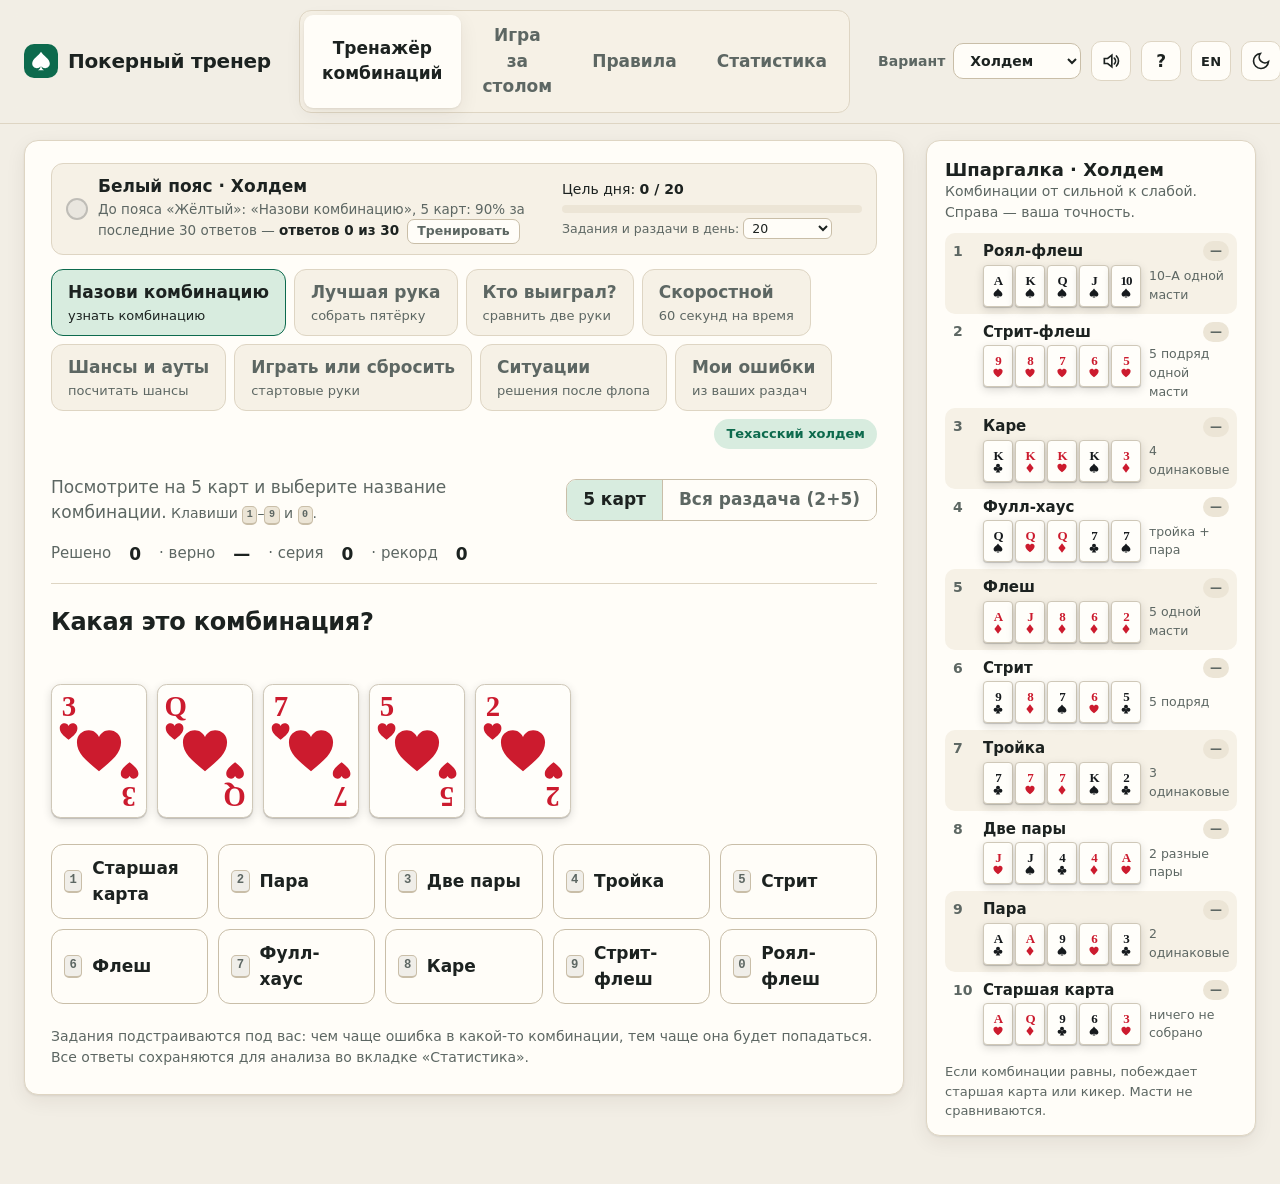
<file: index.html>
<!doctype html>
<html lang="ru">
<head>
<meta charset="utf-8">
<meta name="viewport" content="width=device-width, initial-scale=1, viewport-fit=cover">
<meta name="theme-color" content="#0d6a4d">
<title>Покерный тренер</title>
<link rel="icon" href="data:image/svg+xml,%3Csvg xmlns='http://www.w3.org/2000/svg' viewBox='0 0 100 100'%3E%3Crect width='100' height='100' rx='22' fill='%230d6a4d'/%3E%3Cpath fill='white' transform='translate(18 16) scale(.64)' d='M50 4C38 24 6 40 6 63c0 14 11 23 23 23 9 0 15-4 19-10-1 9-5 16-13 20h30c-8-4-12-11-13-20 4 6 10 10 19 10 12 0 23-9 23-23C94 40 62 24 50 4z'/%3E%3C/svg%3E">
<meta name="description" content="Тренажёр покера для новичка: комбинации, шансы, решения и игра с ботами. Работает без интернета.">
<!-- Превью ссылки в мессенджерах и соцсетях. Адреса полные: сервисы не знают, с какого сайта открыта страница. Картинку рисует tools/make-preview.js. -->
<link rel="canonical" href="https://pt.khanykin.dev/">
<meta property="og:type" content="website">
<meta property="og:site_name" content="Покерный тренер">
<meta property="og:url" content="https://pt.khanykin.dev/">
<meta property="og:title" content="Покерный тренер">
<meta property="og:description" content="Комбинации, шансы, решения и игра с ботами — для новичков. Бесплатно, без рекламы, работает без интернета.">
<meta property="og:image" content="https://pt.khanykin.dev/preview.jpg">
<meta property="og:image:type" content="image/jpeg">
<meta property="og:image:width" content="1200">
<meta property="og:image:height" content="630">
<meta property="og:image:alt" content="Покерный тренер: веер карт роял-флеш на зелёном сукне">
<meta property="og:locale" content="ru_RU">
<meta property="og:locale:alternate" content="en_US">
<meta name="twitter:card" content="summary_large_image">
<link rel="manifest" href="manifest.webmanifest">
<link rel="apple-touch-icon" href="icons/apple-touch-icon.png">
<meta name="mobile-web-app-capable" content="yes">
<meta name="apple-mobile-web-app-capable" content="yes">
<meta name="apple-mobile-web-app-title" content="Покер">
<link rel="stylesheet" href="css/style.css">
</head>
<body>
<svg width="0" height="0" style="position:absolute" aria-hidden="true">
  <symbol id="suit-0" viewBox="0 0 100 100"><path d="M50 4C38 24 6 40 6 63c0 14 11 23 23 23 9 0 15-4 19-10-1 9-5 16-13 20h30c-8-4-12-11-13-20 4 6 10 10 19 10 12 0 23-9 23-23C94 40 62 24 50 4z"/></symbol>
  <symbol id="suit-1" viewBox="0 0 100 100"><path d="M50 92C22 70 4 54 4 32 4 17 15 7 29 7c10 0 17 6 21 14 4-8 11-14 21-14 14 0 25 10 25 25 0 22-18 38-46 60z"/></symbol>
  <symbol id="suit-2" viewBox="0 0 100 100"><path d="M50 3 86 50 50 97 14 50z"/></symbol>
  <symbol id="suit-3" viewBox="0 0 100 100"><circle cx="50" cy="27" r="20"/><circle cx="26" cy="58" r="20"/><circle cx="74" cy="58" r="20"/><path d="M42 50h16c0 20 5 33 15 44H27c10-11 15-24 15-44z"/></symbol>
</svg>

<header class="top">
  <div class="top-in">
    <div class="brand"><span class="brand-mark"><svg viewBox="0 0 100 100"><use href="#suit-0"/></svg></span><span class="brand-name">Покерный тренер</span></div>
    <nav class="tabs" role="tablist" id="tabs">
      <button class="tab-btn" role="tab" data-tab="trainer"><svg class="tab-ic" viewBox="0 0 24 24"><rect x="3" y="5" width="10" height="15" rx="2"/><path d="M15 4.5l4.6 1.3a2 2 0 0 1 1.4 2.4l-3 11.2"/></svg><span class="t-long">Тренажёр комбинаций</span><span class="t-short">Тренажёр</span></button>
      <button class="tab-btn" role="tab" data-tab="game"><svg class="tab-ic" viewBox="0 0 24 24"><ellipse cx="12" cy="12" rx="9.5" ry="6.5"/><circle cx="12" cy="12" r="2.2"/></svg><span class="t-long">Игра за столом</span><span class="t-short">Игра</span></button>
      <button class="tab-btn" role="tab" data-tab="rules"><svg class="tab-ic" viewBox="0 0 24 24"><path d="M4 5.5A2.5 2.5 0 0 1 6.5 3H20v15H6.5A2.5 2.5 0 0 0 4 20.5z"/><path d="M4 20.5A2.5 2.5 0 0 0 6.5 23H20v-5"/></svg><span class="t-long">Правила</span><span class="t-short">Правила</span></button>
      <button class="tab-btn" role="tab" data-tab="stats"><svg class="tab-ic" viewBox="0 0 24 24"><path d="M4 20V10M10 20V4M16 20v-7M22 20H2"/></svg><span class="t-long">Статистика</span><span class="t-short">Статистика</span></button>
    </nav>
    <div class="top-right">
      <label class="variant-pick" title="Вариант покера: влияет на тренажёр и игру за столом"><span>Вариант</span><select id="variant-select" aria-label="Вариант покера"></select></label>
      <button class="icon-btn" id="sound-btn" title="Звук: вкл/выкл" aria-label="Звук"></button>
      <button class="icon-btn" id="help-btn" title="Горячие клавиши (?)" aria-label="Горячие клавиши">?</button>
      <button class="icon-btn lang-btn" id="lang-btn" type="button"></button>
      <button class="icon-btn" id="theme-btn" title="Светлая / тёмная тема" aria-label="Переключить тему"></button>
    </div>
  </div>
</header>

<main>
  <div id="install-bar" class="install-bar" hidden></div>
  <!-- ===== Тренажёр ===== -->
  <section id="tab-trainer" class="tab-panel">
    <div class="trainer-grid">
      <div class="panel trainer-main">
        <div class="progress-strip" id="progress-strip"></div>
        <div class="mode-tabs" id="mode-tabs"></div>
        <div class="mode-bar">
          <div class="mode-desc" id="mode-desc"></div>
          <div id="level-ctl"></div>
          <div class="session" id="session"></div>
        </div>
        <div id="task"></div>
        <div id="feedback" class="feedback"></div>
        <div id="focus-note" class="focus-note"></div>
      </div>
      <aside class="panel cheat" id="cheat"></aside>
    </div>
  </section>

  <!-- ===== Игра ===== -->
  <section id="tab-game" class="tab-panel">
    <div class="game-grid">
      <div>
        <div class="panel game-head">
          <div class="info" id="game-info"></div>
          <div class="sp"></div>
          <label class="switch" title="Клавиша H"><input type="checkbox" id="hints-toggle"> Подсказки <kbd>H</kbd></label>
          <button class="btn small" id="table-settings-btn"><span class="t-long">Настройки стола</span><span class="t-short">Настройки</span></button>
          <button class="btn small" id="restart-btn">Новая игра</button>
        </div>
        <div class="panel table-panel"><div class="table-wrap"><div class="table-area" id="table"></div><div class="fx-layer" id="fx" aria-hidden="true"></div></div></div>
        <div class="panel action-bar" id="action-bar"></div>
      </div>
      <aside class="side">
        <div class="panel" id="hint-panel"></div>
        <div class="panel review" id="review-panel"></div>
        <div class="panel"><h3>Ход раздачи</h3><div class="log" id="log"></div></div>
        <div class="panel"><h3>История раздач <small>нажмите, чтобы открыть</small></h3><div class="history" id="history"></div></div>
      </aside>
    </div>
  </section>

  <!-- ===== Правила ===== -->
  <section id="tab-rules" class="tab-panel">
    <div class="rules">
      <nav class="panel toc">
        <a href="#r-variants">Варианты покера</a>
        <a href="#r-goal">Цель игры</a>
        <a href="#r-flow">Как идёт раздача</a>
        <a href="#r-actions">Действия</a>
        <a href="#r-blinds">Блайнды и дилер</a>
        <a href="#r-pos">Позиции</a>
        <a href="#r-chart">Таблица стартовых рук</a>
        <a href="#r-combos">Комбинации</a>
        <a href="#r-compare">Как сравнивать руки</a>
        <a href="#r-pots">Олл-ин и побочные банки</a>
        <a href="#r-odds">Аутсы и шансы</a>
        <a href="#r-terms">Словарик</a>
      </nav>
      <div class="rules-body">
        <section class="panel" id="r-variants">
          <h2>Варианты покера</h2>
          <p>Тренер поддерживает четыре варианта. Выберите нужный в шапке справа — он меняет задания в тренажёре и игру за столом. Статистика по каждому варианту ведётся отдельно.</p>
          <div class="variant-grid">
            <div class="variant-card" data-v="holdem"><h3>Техасский холдем</h3><p class="tag">2 карты в руке · безлимит</p>
              <p>Самый популярный покер. У вас 2 карты, на столе 5 общих. Комбинация — лучшие 5 из 7: можно взять обе свои карты, одну или ни одной.</p>
              <button class="btn small" data-pick-variant="holdem">Играть в холдем</button></div>
            <div class="variant-card" data-v="omaha"><h3>Омаха</h3><p class="tag">4 карты в руке · пот-лимит</p>
              <p>У вас 4 карты, но в комбинацию входят <b>ровно 2 из руки и ровно 3 со стола</b>. Пример: на столе четыре черви, у вас одна червь — флеша нет, нужно две.</p>
              <p>Руки получаются сильнее, чем в холдеме: на вскрытии часто стриты, флеши и фулл-хаусы.</p>
              <button class="btn small" data-pick-variant="omaha">Играть в омаху</button></div>
            <div class="variant-card" data-v="omaha5"><h3>Омаха-5</h3><p class="tag">5 карт в руке · пот-лимит</p>
              <p>Как омаха, но в руке 5 карт. Правило то же: ровно 2 из руки + 3 со стола. Вариантов собрать комбинацию ещё больше, поэтому для победы обычно нужна очень сильная рука.</p>
              <button class="btn small" data-pick-variant="omaha5">Играть в омаху-5</button></div>
            <div class="variant-card" data-v="short"><h3>Шорт-дек (6+)</h3><p class="tag">2 карты · колода 36 карт · безлимит</p>
              <p>Из колоды убраны двойки–пятёрки. Из-за этого меняется старшинство: <b>флеш старше фулл-хауса</b>, <b>тройка старше стрита</b>. Туз в стрите может быть младшей картой: <span class="cards-inline" data-cards="Ac 6d 7s 8h 9c"></span>.</p>
              <button class="btn small" data-pick-variant="short">Играть в шорт-дек</button></div>
          </div>
          <div class="callout"><b>Безлимит и пот-лимит.</b> В безлимитных играх можно поставить хоть все фишки сразу. В пот-лимите ставка или рейз ограничены размером банка: сначала уравниваете, потом можете повысить ещё на весь банк. Кнопка «Макс. (банк)» ставит этот предел.</div>
        </section>

        <section class="panel" id="r-goal">
          <h2>Цель игры</h2>
          <p>Техасский холдем — покер, в котором у каждого игрока по <b>2 закрытые карты</b> («рука»), а на стол постепенно выкладываются <b>5 общих карт</b>. Из любых пяти карт — своих двух и пяти общих — вы собираете лучшую комбинацию.</p>
          <p>Выиграть банк можно двумя способами:</p>
          <ul>
            <li>дойти до вскрытия и показать самую сильную комбинацию;</li>
            <li>сделать ставку, на которую никто не ответит, — тогда все сбрасывают карты и банк ваш, даже если карты слабые (это и есть блеф).</li>
          </ul>
          <div class="callout">Масти между собой не сравниваются: пиковый флеш не сильнее червового. Если лучшие пять карт одинаковы по рангам — ничья, банк делится.</div>
        </section>

        <section class="panel" id="r-flow">
          <h2>Как идёт раздача</h2>
          <div class="steps">
            <div class="step"><span class="num">Шаг 1</span><b>Блайнды</b><span>Два игрока слева от дилера ставят обязательные ставки.</span></div>
            <div class="step"><span class="num">Шаг 2</span><b>Префлоп</b><span>Всем по 2 карты. Первый круг ставок.</span></div>
            <div class="step"><span class="num">Шаг 3</span><b>Флоп</b><span>На стол выкладывают 3 карты. Круг ставок.</span></div>
            <div class="step"><span class="num">Шаг 4</span><b>Тёрн</b><span>Четвёртая карта. Круг ставок.</span></div>
            <div class="step"><span class="num">Шаг 5</span><b>Ривер</b><span>Пятая карта. Последний круг ставок.</span></div>
            <div class="step"><span class="num">Шаг 6</span><b>Вскрытие</b><span>Оставшиеся игроки открывают карты. Сильнейшая рука забирает банк.</span></div>
          </div>
          <p>В каждом круге игроки ходят по очереди по часовой стрелке. Круг заканчивается, когда все оставшиеся в игре поставили одинаково (или пошли олл-ин). Если все, кроме одного, сбросили карты, раздача заканчивается сразу.</p>
          <p>До флопа первым ходит игрок слева от большого блайнда. После флопа — первый оставшийся игрок слева от дилера.</p>
        </section>

        <section class="panel" id="r-actions">
          <h2>Действия</h2>
          <ul>
            <li><b>Фолд</b> — сбросить карты и выйти из раздачи. Фишки, которые вы уже поставили, остаются в банке.</li>
            <li><b>Чек</b> — пропустить ход, ничего не ставя. Можно, только если в этом круге ещё никто не ставил (или вы уже уравняли ставку).</li>
            <li><b>Колл</b> — уравнять текущую ставку.</li>
            <li><b>Бет (ставка)</b> — первым поставить фишки в этом круге. Минимальная ставка — большой блайнд.</li>
            <li><b>Рейз (повышение)</b> — поднять ставку. Повышать нужно минимум на размер предыдущего повышения: если ставка была 40, а её подняли до 100 (+60), следующий рейз — минимум до 160.</li>
            <li><b>Олл-ин</b> — поставить все свои фишки. Если вашего олл-ина не хватает на полный рейз, он не открывает торги заново для тех, кто уже ходил: они могут только уравнять или сбросить.</li>
          </ul>
          <p>Быстрые кнопки за столом: <b>½ банка</b>, <b>банк</b> и <b>олл-ин</b> сразу ставят ползунок на нужный размер ставки.</p>
        </section>

        <section class="panel" id="r-blinds">
          <h2>Блайнды и кнопка дилера</h2>
          <p>Чтобы в каждом банке было за что бороться, два игрока слева от дилера ставят вслепую обязательные ставки: <b>малый блайнд (МБ)</b> и <b>большой блайнд (ББ)</b>, обычно вдвое больше малого.</p>
          <p>После каждой раздачи кнопка дилера <b>D</b> сдвигается на одно место по часовой стрелке, поэтому платить блайнды приходится всем по очереди.</p>
          <p>В нашей игре у всех по 1000 фишек, а блайнды растут каждые 8 раздач: 10/20 → 15/30 → 20/40 → 30/60 → 50/100 → 75/150 → 100/200 и дальше. Поэтому ждать «идеальных» карт вечно не получится. Один на один дилер сам ставит малый блайнд.</p>
        </section>

        <section class="panel" id="r-pos">
          <h2>Позиции</h2>
          <p>Позиция — это место относительно дилера. Чем позже вы ходите, тем больше видите: кто поставил, а кто сбросил. Поэтому поздние позиции выгоднее.</p>
          <ul>
            <li><b>Ранняя (UTG)</b> — первым до флопа. Играйте только сильные руки.</li>
            <li><b>Средняя (MP)</b> — после вас ещё несколько игроков.</li>
            <li><b>Поздняя (CO, катофф)</b> — справа от дилера. Можно играть больше рук.</li>
            <li><b>Баттон (BTN, дилер)</b> — лучшая позиция: после флопа вы ходите последним.</li>
            <li><b>Блайнды (SB, BB)</b> — часть денег уже в банке, но после флопа ходите первыми.</li>
          </ul>
        </section>

        <section class="panel" id="r-chart">
          <h2>Таблица стартовых рук</h2>
          <p>С какими картами входить в банк до флопа, если перед вами все сбросили. Чем позже позиция, тем больше рук можно играть: после вас меньше соперников, и вы ходите последним. Против повышения играют только сильные руки, а с премиум-рукой повышают ещё раз.</p>
          <div id="hand-chart"></div>
          <p class="muted sm">Потренироваться можно в тренажёре, в режиме «Играть или сбросить». Таблица — упрощённый ориентир для новичка, а не строгая стратегия.</p>
        </section>

        <section class="panel" id="r-combos">
          <h2>Комбинации — от сильной к слабой</h2>
          <table class="combo-table" id="combo-table"></table>
          <p class="muted" style="margin-top:10px">Вероятность — как часто комбинация собирается из 7 карт (2 своих + 5 на столе).</p>
        </section>

        <section class="panel" id="r-compare">
          <h2>Как сравнивать руки</h2>
          <ol>
            <li>Сначала сравнивают <b>категорию</b>: любой флеш бьёт любой стрит, любая тройка бьёт любые две пары.</li>
            <li>При одинаковой категории сравнивают <b>ранг комбинации</b>: пара тузов сильнее пары королей; в двух парах сначала старшая пара, потом младшая.</li>
            <li>Если и это совпало, решают <b>кикеры</b> — оставшиеся карты пятёрки, от старшей к младшей. Пример: <span class="cards-inline" data-cards="Ah Kc"></span> и <span class="cards-inline" data-cards="Ad Qs"></span> на столе <span class="cards-inline" data-cards="As 9d 6c 4h 2s"></span> — у обоих пара тузов, но кикер K старше Q.</li>
            <li>В зачёт идут только 5 карт. Шестая и седьмая не считаются никогда.</li>
            <li>Если лучшие пятёрки совпадают по рангам — <b>ничья</b>, банк делится поровну. Так бывает, когда оба «играют стол», то есть лучшая пятёрка целиком лежит на столе.</li>
          </ol>
          <div class="callout"><b>Колесо.</b> Туз в стрите может быть самой младшей картой: <span class="cards-inline" data-cards="5c 4d 3h 2s Ac"></span> — это стрит до пятёрки, самый слабый стрит. «Перескочить» через туза нельзя: Q-K-A-2-3 — не стрит.</div>
        </section>

        <section class="panel" id="r-pots">
          <h2>Олл-ин и побочные банки</h2>
          <p>Нельзя выиграть у соперника больше, чем вы поставили сами. Если у вас 100 фишек, а соперники ставят по 300, то вы идёте олл-ин на 100 и боретесь только за <b>основной банк</b>: по 100 от каждого.</p>
          <p>Всё, что соперники ставят сверх этого, уходит в <b>побочный банк</b>, за который борются только они. Пример: у Анны 100, у Бориса и Вики по 300, все в олл-ине.</p>
          <ul>
            <li>Основной банк: 100 × 3 = 300 — разыгрывают все трое.</li>
            <li>Побочный банк: 200 × 2 = 400 — только Борис и Вика.</li>
          </ul>
          <p>Если Анна покажет лучшую руку, она получит 300, а побочный банк заберёт сильнейший из двух других. Ставку, которую никто не смог уравнять, возвращают тому, кто её сделал.</p>
        </section>

        <section class="panel" id="r-odds">
          <h2>Аутсы и шансы</h2>
          <p><b>Аутсы</b> — карты, которые ещё в колоде и улучшат вашу руку. Пример: у вас <span class="cards-inline" data-cards="Ah 7h"></span>, на столе <span class="cards-inline" data-cards="Kh 2h 9c"></span>. В колоде осталось 9 червей — у вас <b>9 аутов</b> на флеш.</p>
          <p><b>Правило 2 и 4.</b> Умножьте число аутов на 2, чтобы прикинуть шанс (в %) получить нужную карту на следующей улице, или на 4 — на флопе, если вы увидите и тёрн, и ривер. 9 аутов ≈ 18% на одну карту и ≈ 36% до ривера.</p>
          <p><b>Шансы банка.</b> Если в банке 100 и вам нужно уравнять 50, вы рискуете 50, чтобы выиграть 150. Колл выгоден, если вы выигрываете чаще, чем 50 / (100 + 50) ≈ 33% раз. Подсказки за столом считают это за вас.</p>
        </section>

        <section class="panel" id="r-terms">
          <h2>Словарик</h2>
          <dl class="glossary">
            <dt>Рука</dt><dd>Ваши 2 закрытые карты (или лучшая пятёрка).</dd>
            <dt>Борд</dt><dd>Общие карты на столе.</dd>
            <dt>Банк</dt><dd>Все фишки, поставленные в раздаче.</dd>
            <dt>Стек</dt><dd>Ваши фишки перед вами.</dd>
            <dt>Кикер</dt><dd>Карта, не входящая в комбинацию, но решающая спор при равных комбинациях.</dd>
            <dt>Сет / трипс</dt><dd>Тройка: с карманной парой — сет, с одной картой руки — трипс.</dd>
            <dt>Дро</dt><dd>Недособранная рука: например, 4 карты к флешу.</dd>
            <dt>Тайт / луз</dt><dd>Тайт играет мало рук, луз — много.</dd>
            <dt>Агрессивный / пассивный</dt><dd>Агрессивный часто ставит и рейзит, пассивный в основном чекает и коллирует.</dd>
            <dt>Блеф</dt><dd>Ставка со слабой рукой, чтобы соперник сбросил лучшую.</dd>
            <dt>Лимп</dt><dd>Просто уравнять большой блайнд до флопа, не повышая.</dd>
            <dt>Хедз-ап</dt><dd>Игра один на один.</dd>
          </dl>
          <p style="margin-top:14px">Обозначения карт: <b>J</b> — валет, <b>Q</b> — дама, <b>K</b> — король, <b>A</b> — туз. Масти: ♠ пики, ♣ трефы (чёрные), ♥ червы, ♦ бубны (красные).</p>
        </section>
      </div>
    </div>
  </section>

  <!-- ===== Статистика ===== -->
  <section id="tab-stats" class="tab-panel"><div id="stats"></div></section>
</main>
<div id="modal-root"></div>
<script src="js/i18n.js"></script>
<script src="js/i18n-en.js"></script>
<script src="js/core.js"></script>
<script src="js/drills.js"></script>
<script src="js/store.js"></script>
<script src="js/stats.js"></script>
<script src="js/sound.js"></script>
<script src="js/ui.js"></script>
</body>
</html>
</file>
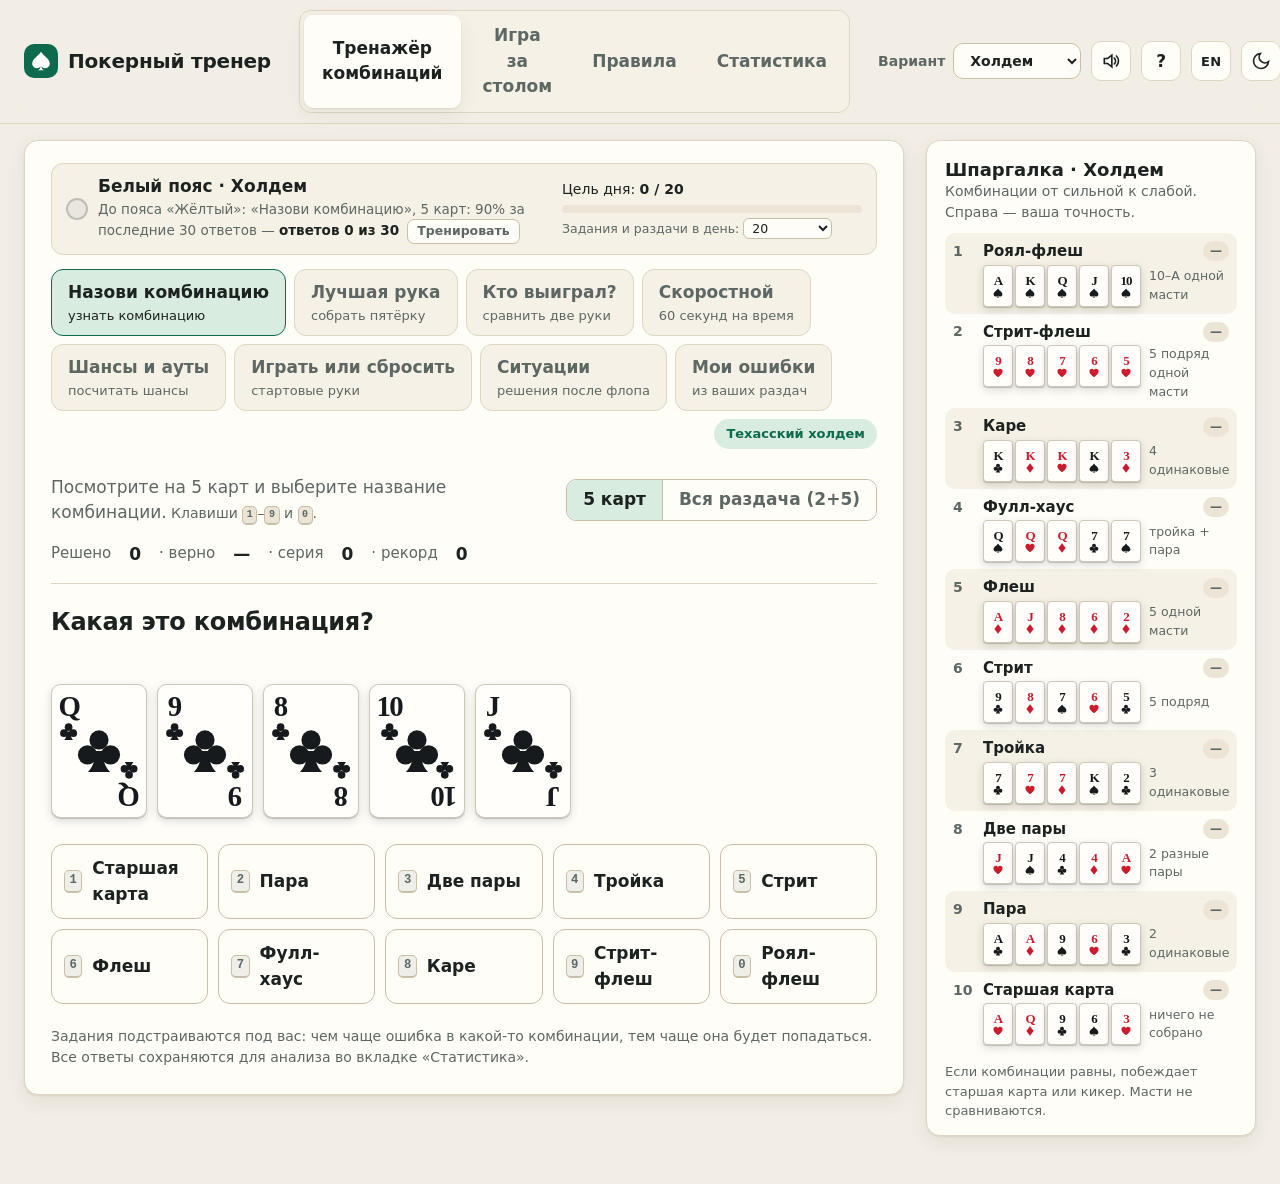
<file: poker-trainer.html>
<!doctype html>
<html lang="ru">
<head>
<meta charset="utf-8">
<meta name="viewport" content="width=device-width, initial-scale=1">
<title>Покерный тренер</title>
<meta name="robots" content="noindex">
<link rel="canonical" href="./">
<!-- Старый адрес тренажёра: ведёт на index.html, чтобы работали прежние ссылки и закладки. -->
<script>location.replace((location.protocol === 'file:' ? 'index.html' : './') + location.search + location.hash);</script>
</head>
<body><p><a href="index.html">Открыть покерный тренер</a></p></body>
</html>
</file>
<file: css/style.css>
:root {
  --bg: #f2eee5; --surface: #fffdf8; --surface-2: #f6f1e6; --surface-3: #ece5d6;
  --text: #1c2220; --muted: #5d6763; --border: #ded5c3; --border-strong: #c9bea8;
  --accent: #0d6a4d; --accent-ink: #ffffff; --accent-soft: #d8ecdf;
  --gold: #b98118; --gold-soft: #f6e7c4;
  --good: #1d8247; --good-soft: #dcf1e2; --bad: #c0342b; --bad-soft: #f8dfdb; --warn: #a76a00; --warn-soft: #fbecc8;
  --felt: #1b6c4b; --felt-2: #12553a; --rail: #6b4426; --rail-2: #4a2d17;
  --card-face: #fffefa; --card-edge: #cfc8b8; --red: #cc1b2e; --black: #161a1d;
  --shadow: 0 1px 2px rgba(40, 30, 10, .08), 0 6px 20px rgba(40, 30, 10, .07);
  --radius: 14px;
  color-scheme: light;
}
:root[data-theme="dark"] {
  --bg: #0f1412; --surface: #171f1c; --surface-2: #1d2824; --surface-3: #24312c;
  --text: #e8ede9; --muted: #9cabA4; --border: #2b3833; --border-strong: #3b4b44;
  --accent: #3cc28b; --accent-ink: #062016; --accent-soft: #173b2c;
  --gold: #e3b450; --gold-soft: #3a2f16;
  --good: #4cc77d; --good-soft: #163525; --bad: #f0675c; --bad-soft: #3d1d1a; --warn: #e9b44c; --warn-soft: #3a2e14;
  --felt: #155c40; --felt-2: #0d432e; --rail: #3d2715; --rail-2: #2a1a0c;
  --card-face: #f7f4ec; --card-edge: #a9a393; --red: #d4192d; --black: #111417;
  --shadow: 0 1px 2px rgba(0, 0, 0, .3), 0 8px 24px rgba(0, 0, 0, .25);
  color-scheme: dark;
}
* { box-sizing: border-box; }
html, body { margin: 0; }
body {
  background: var(--bg); color: var(--text);
  font: 17px/1.5 system-ui, -apple-system, "Segoe UI", Roboto, "Helvetica Neue", Arial, sans-serif;
  -webkit-font-smoothing: antialiased;
}
button, input, select { font: inherit; color: inherit; }
button { cursor: pointer; }
kbd {
  display: inline-block; min-width: 1.5em; padding: 0 .35em; border-radius: 5px; font: 600 .72em/1.6 ui-monospace, Menlo, Consolas, monospace;
  background: var(--surface-3); border: 1px solid var(--border-strong); border-bottom-width: 2px; color: var(--muted); text-align: center; vertical-align: .1em;
}
.btn kbd, .ans kbd { background: rgba(0,0,0,.06); }
h1, h2, h3, h4 { margin: 0; line-height: 1.25; }
p { margin: 0 0 .7em; }
.muted { color: var(--muted); }
.hidden { display: none !important; }

/* ---------- Шапка ---------- */
.top {
  position: sticky; top: 0; z-index: 20; background: color-mix(in srgb, var(--bg) 88%, transparent);
  backdrop-filter: blur(8px); border-bottom: 1px solid var(--border);
}
.top-in { max-width: 1480px; margin: 0 auto; padding: 10px 24px; display: flex; align-items: center; gap: 28px; }
.brand { display: flex; align-items: center; gap: 10px; font-weight: 800; font-size: 20px; letter-spacing: -.01em; white-space: nowrap; }
.brand-mark { width: 34px; height: 34px; border-radius: 10px; background: var(--accent); color: var(--accent-ink); display: grid; place-items: center; }
.brand-mark svg { width: 20px; height: 20px; fill: currentColor; }
.tabs { display: flex; gap: 4px; background: var(--surface-2); padding: 4px; border-radius: 12px; border: 1px solid var(--border); }
.tab-btn { border: 0; background: transparent; padding: 8px 18px; border-radius: 9px; font-weight: 600; color: var(--muted); }
.tab-btn:hover { color: var(--text); }
.tab-btn[aria-selected="true"] { background: var(--surface); color: var(--text); box-shadow: var(--shadow); }
.top-right { margin-left: auto; display: flex; gap: 10px; align-items: center; }
.icon-btn { width: 40px; height: 40px; border-radius: 10px; border: 1px solid var(--border); background: var(--surface); display: grid; place-items: center; }
.icon-btn svg { width: 20px; height: 20px; fill: none; stroke: currentColor; stroke-width: 2; stroke-linecap: round; }

main { max-width: 1480px; margin: 0 auto; padding: 16px 24px 48px; }
.install-bar { display: flex; align-items: center; gap: 8px; background: var(--surface); border: 1px solid var(--border); border-radius: var(--radius); box-shadow: var(--shadow); padding: 6px; margin-bottom: 14px; }
.install-bar[hidden] { display: none; }
.install-bar .ib-go { flex: 1; min-width: 0; display: flex; align-items: center; gap: 12px; padding: 6px 8px; border: 0; border-radius: 10px; background: none; color: inherit; font: inherit; text-align: left; cursor: pointer; }
.install-bar .ib-go:hover { background: var(--surface-2); }
.install-bar .ib-ic { flex: none; width: 38px; height: 38px; border-radius: 10px; background: #0d6a4d; display: grid; place-items: center; }
.install-bar .ib-ic svg { width: 22px; height: 22px; fill: #fff; }
.install-bar .ib-text { min-width: 0; display: flex; flex-direction: column; gap: 2px; line-height: 1.25; }
.install-bar .ib-text b { color: var(--accent); font-size: 15px; }
.install-bar .ib-text span { color: var(--muted); font-size: 13px; }
.install-bar .ib-x { flex: none; font-size: 22px; line-height: 1; }
.install-steps { margin: 0 0 12px; padding-left: 22px; line-height: 1.5; }
.install-steps li + li { margin-top: 8px; }
.tab-panel { display: none; }
.tab-panel.active { display: block; }
.panel { background: var(--surface); border: 1px solid var(--border); border-radius: var(--radius); box-shadow: var(--shadow); }

/* ---------- Кнопки ---------- */
.btn {
  border: 1px solid var(--border-strong); background: var(--surface); padding: 10px 18px; border-radius: 10px; font-weight: 650;
  display: inline-flex; align-items: center; justify-content: center; gap: 8px; transition: transform .06s, background .15s, border-color .15s;
}
.btn:hover:not(:disabled) { border-color: var(--accent); }
.btn:active:not(:disabled) { transform: translateY(1px); }
.btn:disabled { opacity: .45; cursor: default; }
.btn.primary { background: var(--accent); border-color: var(--accent); color: var(--accent-ink); }
.btn.primary kbd { color: inherit; border-color: rgba(255,255,255,.35); background: rgba(255,255,255,.15); }
.btn.danger { color: var(--bad); }
.btn.big { padding: 13px 26px; font-size: 18px; }
.btn.small { padding: 6px 12px; font-size: 15px; }
.seg { display: inline-flex; border: 1px solid var(--border-strong); border-radius: 10px; overflow: hidden; }
.seg button { border: 0; background: var(--surface); padding: 7px 16px; font-weight: 600; color: var(--muted); }
.seg button + button { border-left: 1px solid var(--border-strong); }
.seg button.on { background: var(--accent-soft); color: var(--text); }

/* ---------- Карты ---------- */
.card {
  --w: 80px; width: var(--w); height: calc(var(--w) * 1.4); border-radius: calc(var(--w) * .1);
  background: var(--card-face); border: 1px solid var(--card-edge); position: relative; flex: none; user-select: none;
  box-shadow: 0 1px 1px rgba(0,0,0,.18), 0 3px 10px rgba(0,0,0,.14);
  font-family: Georgia, "Times New Roman", serif; transition: transform .15s, box-shadow .15s, opacity .2s;
}
.card.red { color: var(--red); }
.card.black { color: var(--black); }
.card .cr { position: absolute; left: 7%; top: 5%; display: flex; flex-direction: column; align-items: center; line-height: 1; }
.card .cr.br { left: auto; top: auto; right: 7%; bottom: 5%; transform: rotate(180deg); }
.card .cr b { font-size: calc(var(--w) * .3); font-weight: 700; letter-spacing: -.06em; }
.card .cr svg { width: calc(var(--w) * .2); height: calc(var(--w) * .2); margin-top: 2px; }
.card .cm { position: absolute; left: 50%; top: 50%; width: calc(var(--w) * .5); height: calc(var(--w) * .5); transform: translate(-50%, -50%); }
.card svg { fill: currentColor; display: block; }
.card.back {
  background: repeating-linear-gradient(45deg, #9a2734 0 6px, #b8323f 6px 12px); border: calc(var(--w) * .06) solid #fffaf0;
}
:root[data-theme="dark"] .card.back { border-color: #e9e3d4; }
.card.back::after { content: ""; position: absolute; inset: 10%; border: 1.5px solid rgba(255,255,255,.45); border-radius: calc(var(--w) * .05); }
.card.sm { --w: 52px; }
.card.md { --w: 64px; }
.card.lg { --w: 96px; }
.card.xs { --w: 30px; border-radius: 4px; }
.card.xs .cr.br, .card.xs .cm { display: none; }
.card.xs .cr { left: 0; right: 0; top: 50%; transform: translateY(-50%); }
.card.xs .cr b { font-size: 13px; letter-spacing: -.08em; }
.card.xs .cr svg { width: 10px; height: 10px; margin-top: 1px; }
.card.sm .cm { width: calc(var(--w) * .42); height: calc(var(--w) * .42); top: 58%; }
.card.slot { background: transparent; border: 2px dashed rgba(255,255,255,.22); box-shadow: none; }
.card.pick { cursor: pointer; }
.card.pick:hover { transform: translateY(-4px); }
.card.sel { transform: translateY(-12px); box-shadow: 0 0 0 3px var(--gold), 0 10px 18px rgba(0,0,0,.25); }
.card.good { box-shadow: 0 0 0 3px var(--good), 0 6px 16px rgba(0,0,0,.2); }
.card.wrong { box-shadow: 0 0 0 3px var(--bad), 0 6px 16px rgba(0,0,0,.2); }
.card.dim { opacity: .38; }
.card.win { box-shadow: 0 0 0 3px var(--gold), 0 0 18px rgba(255, 200, 60, .55); }
.card .keyhint { position: absolute; bottom: -28px; left: 50%; transform: translateX(-50%); font: 600 13px/1 system-ui, sans-serif; color: var(--muted); }
.deal { animation: deal .32s cubic-bezier(.2, .8, .3, 1) both; }
@keyframes deal { from { opacity: 0; transform: translateY(-16px) scale(.9) rotate(-4deg); } to { opacity: 1; transform: none; } }
@media (prefers-reduced-motion: reduce) { .deal { animation: none; } .card { transition: none; } }
.cards-row { display: flex; gap: 10px; align-items: flex-end; }
.cards-inline { display: inline-flex; gap: 3px; vertical-align: middle; }
.ct { font-weight: 700; white-space: nowrap; }
.ct.red { color: var(--red); }
:root[data-theme="dark"] .ct.red { color: #ff6b6b; }

/* ---------- Тренажёр ---------- */
.trainer-grid { display: grid; grid-template-columns: minmax(0, 1fr) 330px; gap: 22px; align-items: start; }
.trainer-main { padding: 22px 26px 26px; min-height: 640px; }
.mode-tabs { display: flex; gap: 8px; flex-wrap: wrap; margin-bottom: 14px; }
.mode-tab {
  border: 1px solid var(--border); background: var(--surface-2); border-radius: 12px; padding: 10px 16px; font-weight: 650; color: var(--muted);
  display: flex; flex-direction: column; align-items: flex-start; gap: 0; text-align: left;
}
.mode-tab small { font-weight: 500; font-size: 13px; }
.mode-tab.on { background: var(--accent-soft); border-color: var(--accent); color: var(--text); }
.mode-bar { display: flex; align-items: center; gap: 16px; flex-wrap: wrap; padding: 12px 0 16px; border-bottom: 1px solid var(--border); margin-bottom: 20px; }
.mode-desc { color: var(--muted); flex: 1; min-width: 280px; }
.session { display: flex; gap: 18px; font-size: 15px; color: var(--muted); }
.session b { color: var(--text); font-size: 17px; }
.prompt { font-size: 24px; font-weight: 750; margin-bottom: 18px; letter-spacing: -.01em; }
.prompt small { display: block; font-size: 16px; font-weight: 500; color: var(--muted); margin-top: 4px; }
.task-cards { display: flex; gap: 34px; flex-wrap: wrap; align-items: flex-end; margin-bottom: 26px; min-height: 160px; }
.grp-label { font-size: 13px; font-weight: 700; text-transform: uppercase; letter-spacing: .08em; color: var(--muted); margin-bottom: 8px; }
.felt-strip { background: radial-gradient(ellipse at 50% 30%, var(--felt), var(--felt-2)); border-radius: 18px; padding: 16px 20px 20px; box-shadow: inset 0 0 0 4px rgba(0,0,0,.12); }
.felt-strip .grp-label { color: rgba(255,255,255,.75); }
.answers { display: grid; grid-template-columns: repeat(5, minmax(0, 1fr)); gap: 10px; }
.ans {
  border: 1px solid var(--border-strong); background: var(--surface); border-radius: 12px; padding: 11px 12px; text-align: left;
  font-weight: 650; display: flex; align-items: center; gap: 10px; min-height: 54px; transition: border-color .12s, background .12s;
}
.ans:hover:not(:disabled) { border-color: var(--accent); background: var(--surface-2); }
.ans:disabled { cursor: default; }
.ans.correct { background: var(--good-soft); border-color: var(--good); }
.ans.chosen-wrong { background: var(--bad-soft); border-color: var(--bad); }
.ans.faded { opacity: .5; }
.feedback { margin-top: 22px; }
.fb { border-radius: 14px; padding: 16px 20px; border: 1px solid; }
.fb.ok { background: var(--good-soft); border-color: color-mix(in srgb, var(--good) 45%, transparent); }
.fb.bad { background: var(--bad-soft); border-color: color-mix(in srgb, var(--bad) 45%, transparent); }
.fb.info { background: var(--surface-2); border-color: var(--border); }
.fb-title { font-weight: 800; font-size: 19px; margin-bottom: 6px; }
.fb.ok .fb-title { color: var(--good); }
.fb.bad .fb-title { color: var(--bad); }
.fb p:last-child { margin-bottom: 0; }
.next-row { display: flex; align-items: center; gap: 14px; margin-top: 16px; }
.focus-note { font-size: 14px; color: var(--muted); margin-top: 18px; }
.focus-note b { color: var(--warn); }
.winner-layout { display: grid; grid-template-columns: auto 1fr auto; gap: 24px; align-items: center; margin-bottom: 24px; }
.wplayer { background: var(--surface-2); border: 1px solid var(--border); border-radius: 16px; padding: 14px 16px; text-align: center; min-width: 210px; }
.wplayer.won { border-color: var(--good); box-shadow: 0 0 0 2px var(--good); }
.wplayer h4 { font-size: 18px; margin-bottom: 10px; }
.wplayer .cards-row { justify-content: center; }
.wplayer .wdesc { margin-top: 10px; font-size: 15px; font-weight: 600; min-height: 2.6em; }
.wplayer .best5 { display: flex; gap: 3px; justify-content: center; margin-top: 6px; }
.winner-btns { display: flex; gap: 12px; }
.winner-btns .ans { flex: 1; justify-content: center; }
.speed-hud { display: grid; grid-template-columns: 1fr auto auto auto; gap: 22px; align-items: center; margin-bottom: 18px; }
.timebar { height: 12px; border-radius: 99px; background: var(--surface-3); overflow: hidden; }
.timebar i { display: block; height: 100%; background: linear-gradient(90deg, var(--accent), var(--gold)); width: 100%; transition: width .1s linear; }
.hud-num { text-align: center; }
.hud-num b { display: block; font-size: 30px; line-height: 1.1; font-variant-numeric: tabular-nums; }
.hud-num span { font-size: 13px; color: var(--muted); text-transform: uppercase; letter-spacing: .06em; }
.speed-start { text-align: center; padding: 40px 20px; }
.speed-start h3 { font-size: 28px; margin-bottom: 10px; }
.speed-start p { color: var(--muted); max-width: 560px; margin: 0 auto 18px; }
.flash-ok { animation: flashok .4s; }
.flash-bad { animation: flashbad .5s; }
@keyframes flashok { 0% { box-shadow: 0 0 0 0 var(--good); } 50% { box-shadow: 0 0 0 8px color-mix(in srgb, var(--good) 40%, transparent); } }
@keyframes flashbad { 0%, 100% { transform: none; } 25% { transform: translateX(-6px); } 75% { transform: translateX(6px); } }

/* Шпаргалка */
.cheat { padding: 18px 18px 14px; position: sticky; top: 86px; }
.cheat h3 { font-size: 18px; }
.cheat .sub { font-size: 14px; color: var(--muted); margin-bottom: 10px; }
.cheat ol { list-style: none; margin: 0; padding: 0; }
.cheat li { padding: 7px 8px; border-radius: 10px; display: grid; grid-template-columns: 22px 1fr auto; gap: 2px 8px; align-items: center; }
.cheat li:nth-child(odd) { background: var(--surface-2); }
.cheat li.hl { box-shadow: inset 0 0 0 2px var(--accent); }
.cheat .n { font-weight: 800; color: var(--muted); font-size: 14px; }
.cheat .nm { font-weight: 700; font-size: 15px; }
.cheat .acc { font-size: 12px; font-weight: 700; padding: 1px 7px; border-radius: 99px; background: var(--surface-3); color: var(--muted); }
.cheat .acc.low { background: var(--bad-soft); color: var(--bad); }
.cheat .acc.high { background: var(--good-soft); color: var(--good); }
.cheat .ex { grid-column: 2 / 4; display: flex; gap: 2px; }
.cheat .foot { font-size: 13px; color: var(--muted); margin-top: 10px; }

/* ---------- Стол ---------- */
.game-grid { display: grid; grid-template-columns: minmax(0, 1fr) 370px; gap: 22px; align-items: start; }
.game-head { display: flex; align-items: center; gap: 12px; padding: 10px 18px; margin-bottom: 12px; flex-wrap: wrap; }
.game-head .info { display: flex; gap: 16px; font-size: 14.5px; color: var(--muted); flex-wrap: wrap; }
.game-head .info span { white-space: nowrap; }
.game-head .info b { color: var(--text); }
.game-head .sp { flex: 1; }
.switch { display: inline-flex; align-items: center; gap: 10px; cursor: pointer; font-weight: 650; user-select: none; }
.switch input { appearance: none; width: 44px; height: 26px; border-radius: 99px; background: var(--surface-3); border: 1px solid var(--border-strong); position: relative; cursor: pointer; transition: background .15s; margin: 0; }
.switch input::after { content: ""; position: absolute; top: 2px; left: 2px; width: 20px; height: 20px; border-radius: 50%; background: #fff; box-shadow: 0 1px 3px rgba(0,0,0,.3); transition: left .15s; }
.switch input:checked { background: var(--accent); border-color: var(--accent); }
.switch input:checked::after { left: 20px; }
.table-panel { padding: 12px 16px 30px; }
.table-area { position: relative; height: clamp(530px, calc(100vh - 300px), 580px); margin: 0 auto; max-width: 1020px; }
.rail {
  position: absolute; left: 90px; right: 90px; top: 50px; bottom: 62px; border-radius: 999px;
  background: linear-gradient(180deg, var(--rail), var(--rail-2)); padding: 16px; box-shadow: 0 14px 30px rgba(0,0,0,.25), inset 0 2px 0 rgba(255,255,255,.12);
}
.felt {
  width: 100%; height: 100%; border-radius: 999px; background: radial-gradient(ellipse at 50% 40%, color-mix(in srgb, var(--felt) 85%, #fff 15%), var(--felt) 45%, var(--felt-2));
  box-shadow: inset 0 0 0 2px rgba(255,255,255,.08), inset 0 10px 40px rgba(0,0,0,.35); position: relative;
}
.felt::before { content: ""; position: absolute; inset: 18px; border-radius: 999px; border: 2px solid rgba(255,255,255,.07); }
.board-zone { position: absolute; left: 50%; top: 51%; transform: translate(-50%, -50%); display: flex; flex-direction: column; align-items: center; gap: 10px; }
.pot { background: rgba(0,0,0,.32); color: #fff; padding: 4px 14px; border-radius: 99px; font-weight: 700; font-size: 16px; display: flex; gap: 8px; align-items: center; white-space: nowrap; }
.pot .chip { width: 14px; height: 14px; }
.board { display: flex; gap: 8px; }
.street-tag { color: rgba(255,255,255,.8); font-size: 13px; letter-spacing: .12em; text-transform: uppercase; font-weight: 700; min-height: 18px; }
.chip { display: inline-block; width: 16px; height: 16px; border-radius: 50%; background: var(--gold); border: 3px dashed #fff8e0; box-shadow: 0 1px 2px rgba(0,0,0,.4); flex: none; }
.seat { position: absolute; width: 176px; transform: translate(-50%, -50%); display: flex; flex-direction: column; align-items: center; z-index: 2; }
.seat .scards { display: flex; gap: 4px; height: 76px; align-items: flex-end; margin-bottom: -14px; position: relative; z-index: 1; }
.seat.me .scards { height: 92px; }
.seat .sbox {
  width: 100%; background: var(--surface); border: 1px solid var(--border-strong); border-radius: 14px; padding: 18px 10px 8px; text-align: center;
  box-shadow: var(--shadow); position: relative; transition: box-shadow .2s, border-color .2s;
}
.seat .sname { font-weight: 750; font-size: 16px; display: flex; justify-content: center; align-items: center; gap: 6px; }
.seat .sstack { font-variant-numeric: tabular-nums; font-weight: 700; color: var(--gold); font-size: 16px; }
.seat .sstyle { font-size: 12px; color: var(--muted); }
.badge { font-size: 11px; font-weight: 800; padding: 1px 6px; border-radius: 6px; background: var(--surface-3); color: var(--muted); letter-spacing: .02em; }
.seat .sact { position: absolute; left: 50%; bottom: -14px; transform: translateX(-50%); white-space: nowrap; font-size: 13px; font-weight: 700; padding: 2px 10px; border-radius: 99px; background: var(--surface-3); border: 1px solid var(--border-strong); }
.seat .sact.raise { background: var(--gold-soft); border-color: var(--gold); }
.seat .sact.fold { opacity: .8; }
.seat .sact.win { background: var(--good); color: #fff; border-color: var(--good); }
.seat .shand { font-size: 12px; font-weight: 700; color: var(--muted); margin-top: 2px; min-height: 0; white-space: nowrap; overflow: hidden; text-overflow: ellipsis; }
.seat.acting .sbox { border-color: var(--gold); box-shadow: 0 0 0 3px color-mix(in srgb, var(--gold) 55%, transparent), var(--shadow); }
.seat.folded .scards { opacity: .35; }
.seat.folded .sbox { opacity: .7; }
.seat.out { opacity: .35; }
.seat.winner .sbox { border-color: var(--good); box-shadow: 0 0 0 3px color-mix(in srgb, var(--good) 55%, transparent), var(--shadow); }
.dealer { position: absolute; width: 28px; height: 28px; border-radius: 50%; background: #fff; color: #111; font-weight: 900; font-size: 14px; display: grid; place-items: center; box-shadow: 0 2px 4px rgba(0,0,0,.4); border: 2px solid #ddd; z-index: 3; transform: translate(-50%, -50%); transition: left .4s, top .4s; }
.bet { position: absolute; transform: translate(-50%, -50%); display: flex; align-items: center; gap: 6px; background: rgba(0,0,0,.35); color: #fff; font-weight: 700; padding: 2px 10px 2px 4px; border-radius: 99px; font-size: 15px; z-index: 2; }
.table-msg { position: absolute; left: 50%; top: 50%; transform: translate(-50%, -50%); z-index: 5; background: var(--surface); border-radius: 16px; padding: 26px 32px; text-align: center; box-shadow: 0 20px 50px rgba(0,0,0,.4); max-width: 440px; }
.table-msg h3 { font-size: 24px; margin-bottom: 8px; }

/* Панель действий */
.action-bar { margin-top: 12px; padding: 14px 18px; display: grid; grid-template-columns: 1fr auto; gap: 12px 20px; align-items: center; }
.act-status { font-size: 16px; }
.act-status b { font-weight: 750; }
.act-buttons { display: flex; gap: 10px; justify-content: flex-end; }
.act-buttons .btn { min-width: 150px; padding: 12px 18px; font-size: 17px; }
.raise-box { grid-column: 1 / -1; display: flex; align-items: center; gap: 10px; }
.raise-box input[type=range] { flex: 1; accent-color: var(--gold); height: 28px; }
.raise-box input[type=number] { width: 110px; padding: 7px 10px; border-radius: 9px; border: 1px solid var(--border-strong); background: var(--surface-2); font-weight: 700; font-variant-numeric: tabular-nums; }
.raise-box .lbl { font-size: 14px; color: var(--muted); }

/* Боковая панель стола */
.side { display: flex; flex-direction: column; gap: 14px; }
.side .panel { padding: 16px 18px; }
.side h3 { font-size: 17px; margin-bottom: 10px; display: flex; align-items: center; gap: 8px; }
.hint-hand { font-size: 18px; font-weight: 750; margin-bottom: 4px; }
.kv { display: grid; grid-template-columns: 1fr auto; gap: 4px 12px; font-size: 15px; margin: 10px 0; }
.kv span { color: var(--muted); }
.kv b { text-align: right; font-variant-numeric: tabular-nums; }
.meter { height: 8px; border-radius: 99px; background: var(--surface-3); overflow: hidden; margin: 2px 0 8px; position: relative; }
.meter i { position: absolute; left: 0; top: 0; bottom: 0; background: var(--accent); border-radius: 99px; }
.meter u { position: absolute; top: -3px; bottom: -3px; width: 3px; background: var(--bad); border-radius: 2px; }
.advice { border-radius: 12px; padding: 12px 14px; margin-top: 10px; border: 1px solid var(--border); background: var(--surface-2); }
.advice .verdict { font-weight: 900; font-size: 20px; letter-spacing: .04em; }
.advice.raise .verdict { color: var(--gold); }
.advice.call .verdict, .advice.check .verdict { color: var(--accent); }
.advice.fold .verdict { color: var(--bad); }
.advice p { font-size: 15px; margin: 4px 0 0; }
.outs-list { font-size: 14px; color: var(--muted); margin-top: 4px; }
.log { max-height: 230px; overflow-y: auto; font-size: 14px; display: flex; flex-direction: column; gap: 2px; }
.log div { padding: 2px 0; }
.log .street { font-weight: 800; margin-top: 6px; color: var(--text); }
.log .info { color: var(--muted); }
.log .win { color: var(--good); font-weight: 700; }
.log .me { font-weight: 700; }
.review h4 { font-size: 15px; margin: 10px 0 4px; }
.review ul { margin: 6px 0 0; padding-left: 0; list-style: none; display: flex; flex-direction: column; gap: 6px; }
.review li { font-size: 14.5px; padding: 8px 10px; border-radius: 10px; background: var(--surface-2); border-left: 4px solid var(--border-strong); }
.review li.bad { border-left-color: var(--bad); }
.review li.soft { border-left-color: var(--warn); }
.review li.ok { border-left-color: var(--good); }
.net { font-weight: 800; font-variant-numeric: tabular-nums; }
.net.plus { color: var(--good); }
.net.minus { color: var(--bad); }
.history { max-height: 260px; overflow-y: auto; display: flex; flex-direction: column; gap: 4px; }
.hist-item { display: grid; grid-template-columns: 44px 1fr auto; gap: 8px; align-items: center; padding: 7px 10px; border-radius: 10px; border: 1px solid var(--border); background: var(--surface-2); text-align: left; font-size: 14px; }
.hist-item:hover { border-color: var(--accent); }
.hist-item .no { color: var(--muted); font-weight: 700; }

/* ---------- Модальное окно ---------- */
.modal-back { position: fixed; inset: 0; background: rgba(0,0,0,.45); z-index: 50; display: grid; place-items: center; padding: 30px; }
.modal { background: var(--surface); border-radius: 18px; max-width: 760px; width: 100%; max-height: 86vh; overflow-y: auto; padding: 24px 28px; box-shadow: 0 30px 80px rgba(0,0,0,.4); }
.modal-head { display: flex; align-items: center; justify-content: space-between; gap: 12px; margin-bottom: 14px; }
.modal-head h3 { font-size: 22px; }

/* ---------- Правила ---------- */
.rules { display: grid; grid-template-columns: 240px minmax(0, 1fr); gap: 26px; align-items: start; }
.toc { position: sticky; top: 86px; padding: 14px; display: flex; flex-direction: column; gap: 2px; }
.toc a { color: var(--muted); text-decoration: none; padding: 6px 10px; border-radius: 8px; font-size: 15px; font-weight: 600; }
.toc a:hover { background: var(--surface-2); color: var(--text); }
.rules-body { display: flex; flex-direction: column; gap: 18px; }
.rules-body section { padding: 24px 28px; scroll-margin-top: 90px; }
.rules-body h2 { font-size: 24px; margin-bottom: 12px; letter-spacing: -.01em; }
.rules-body h3 { font-size: 18px; margin: 16px 0 6px; }
.rules-body p, .rules-body li { max-width: 78ch; }
.rules-body ul, .rules-body ol { padding-left: 22px; margin: 0 0 .7em; }
.rules-body li { margin-bottom: 4px; }
.steps { display: grid; grid-template-columns: repeat(auto-fit, minmax(150px, 1fr)); gap: 10px; margin: 12px 0; }
.step { background: var(--surface-2); border: 1px solid var(--border); border-radius: 12px; padding: 12px; }
.step b { display: block; font-size: 16px; }
.step .num { font-size: 12px; font-weight: 800; color: var(--accent); letter-spacing: .08em; text-transform: uppercase; }
.step span { font-size: 14px; color: var(--muted); }
.combo-table { width: 100%; border-collapse: collapse; }
.combo-table td, .combo-table th { padding: 10px 10px; border-bottom: 1px solid var(--border); vertical-align: middle; text-align: left; }
.combo-table th { font-size: 13px; text-transform: uppercase; letter-spacing: .06em; color: var(--muted); }
.combo-table .rk { font-weight: 800; color: var(--muted); width: 30px; }
.combo-table .nm { font-weight: 750; white-space: nowrap; }
.combo-table .pr { color: var(--muted); font-size: 14px; white-space: nowrap; }
.callout { background: var(--gold-soft); border-radius: 12px; padding: 12px 16px; margin: 10px 0; }
.glossary { display: grid; grid-template-columns: 170px 1fr; gap: 6px 16px; }
.glossary dt { font-weight: 750; }
.glossary dd { margin: 0; color: var(--muted); }

/* ---------- Статистика ---------- */
.stats-top { display: grid; grid-template-columns: repeat(5, 1fr); gap: 14px; margin-bottom: 18px; }
.stat-card { padding: 16px 18px; }
.stat-card .v { font-size: 34px; font-weight: 800; line-height: 1.1; font-variant-numeric: tabular-nums; }
.stat-card .l { color: var(--muted); font-size: 14px; }
.stats-grid { display: grid; grid-template-columns: minmax(0, 1.4fr) minmax(0, 1fr); gap: 18px; align-items: start; }
.stats-grid .panel { padding: 20px 22px; }
.stats-grid h3 { font-size: 19px; margin-bottom: 12px; }
.stat-table { width: 100%; border-collapse: collapse; font-size: 15px; }
.stat-table th, .stat-table td { padding: 8px 6px; border-bottom: 1px solid var(--border); text-align: left; }
.stat-table th { font-size: 12px; text-transform: uppercase; letter-spacing: .06em; color: var(--muted); }
.stat-table td.num { text-align: right; font-variant-numeric: tabular-nums; }
.bar { height: 10px; border-radius: 99px; background: var(--surface-3); overflow: hidden; min-width: 120px; }
.bar i { display: block; height: 100%; border-radius: 99px; }

.side h3 small { font-weight: 500; font-size: 13px; color: var(--muted); margin-left: auto; }
@media (max-width: 1279px) {
  .game-grid { grid-template-columns: minmax(0, 1fr); }
  .side { display: grid; grid-template-columns: 1fr 1fr; }
}
@media (max-width: 1150px) {
  .trainer-grid { grid-template-columns: minmax(0, 1fr); }
  .cheat { position: static; }
  .cheat ol { display: grid; grid-template-columns: 1fr 1fr; gap: 4px 10px; }
}

/* ---------- Варианты покера ---------- */
.variant-pick { display: inline-flex; align-items: center; gap: 8px; font-size: 14px; color: var(--muted); font-weight: 600; }
.variant-pick select, .flt select { font: inherit; font-weight: 700; color: var(--text); background: var(--surface); border: 1px solid var(--border-strong); border-radius: 10px; padding: 8px 12px; cursor: pointer; }
.variant-chip { margin-left: auto; align-self: center; font-size: 13px; font-weight: 700; padding: 5px 12px; border-radius: 99px; background: var(--accent-soft); color: var(--accent); white-space: nowrap; }
.cheat-note, .omaha-note { font-size: 13.5px; background: var(--gold-soft); border-radius: 10px; padding: 7px 11px; margin: 8px 0; }
.variant-grid { display: grid; grid-template-columns: repeat(2, minmax(0, 1fr)); gap: 14px; margin: 14px 0; }
.variant-card { border: 1px solid var(--border); border-radius: 14px; padding: 14px 16px; background: var(--surface-2); }
.variant-card h3 { font-size: 18px; margin: 0 0 2px; }
.variant-card .tag { color: var(--muted); font-size: 13.5px; margin: 0 0 8px; font-weight: 600; }
.variant-card p { font-size: 15px; }
.variant-card.current { border-color: var(--accent); box-shadow: 0 0 0 2px var(--accent-soft); }
.variant-card.current .btn { display: none; }
.variant-card.current h3::after { content: ' · выбран'; font-size: 13px; color: var(--accent); font-weight: 700; }
/* 4–5 карт у места за столом — внахлёст */
.seat .scards.many { gap: 0; }
.seat .scards.many .card + .card { margin-left: -30px; }
.seat.me .scards.many .card + .card { margin-left: -26px; }
.seat .scards.h5 .card + .card { margin-left: -36px; }
.seat.me .scards.h5 .card + .card { margin-left: -34px; }
.wplayer .cards-row .card.sm + .card.sm { margin-left: -8px; }

/* ---------- Статистика: панель фильтров и графики ---------- */
.stats-bar { display: flex; flex-wrap: wrap; gap: 12px 20px; align-items: center; padding: 12px 16px; margin-bottom: 18px; }
.stats-bar .flts { display: flex; flex-wrap: wrap; gap: 12px; margin-left: auto; }
.flt { display: inline-flex; align-items: center; gap: 8px; font-size: 14px; color: var(--muted); font-weight: 600; }
.stats-top.g7 { grid-template-columns: repeat(7, minmax(0, 1fr)); }
.stats-top.g7 .stat-card .v { font-size: 28px; }
.stat-card .s { font-size: 12.5px; color: var(--muted); margin-top: 4px; }
.stat-card.st-low { box-shadow: inset 0 3px 0 var(--bad); }
.stat-card.st-high { box-shadow: inset 0 3px 0 var(--warn); }
.stat-card.st-ok { box-shadow: inset 0 3px 0 var(--good); }
.stats-grid .col { display: grid; gap: 18px; min-width: 0; }
.muted.sm, .sm { font-size: 13.5px; }
.stat-table th.num { text-align: right; }
.stat-table .up { color: var(--good); font-size: 11px; }
.stat-table .down { color: var(--bad); font-size: 11px; }
.tbl-wrap, .conf-wrap { overflow-x: auto; }
.chart { width: 100%; height: auto; display: block; }
.chart .axis { stroke: var(--border-strong); stroke-width: 1; }
.chart .tick { fill: var(--muted); font-size: 11px; font-family: inherit; }
.insights { display: grid; gap: 10px; }
.ins { display: grid; grid-template-columns: 28px 1fr; gap: 10px; padding: 11px 13px; border-radius: 12px; background: var(--surface-2); border-left: 4px solid var(--border-strong); }
.ins .ic { width: 24px; height: 24px; border-radius: 50%; display: grid; place-items: center; font-weight: 800; font-size: 13px; background: var(--surface-3); }
.ins.bad { border-left-color: var(--bad); } .ins.bad .ic { background: var(--bad-soft); color: var(--bad); }
.ins.warn { border-left-color: var(--warn); } .ins.warn .ic { background: var(--warn-soft); color: var(--warn); }
.ins.good { border-left-color: var(--good); } .ins.good .ic { background: var(--good-soft); color: var(--good); }
.ins.info { border-left-color: var(--accent); } .ins.info .ic { background: var(--accent-soft); color: var(--accent); }
.ins .it { font-weight: 750; }
.ins .area { font-size: 11.5px; text-transform: uppercase; letter-spacing: .06em; color: var(--muted); margin-right: 8px; font-weight: 700; }
.ins .ix { font-size: 14.5px; color: var(--muted); margin-top: 2px; }
.conf { border-collapse: collapse; font-size: 13.5px; }
.conf th, .conf td { border: 1px solid var(--border); padding: 6px 8px; text-align: center; }
.conf th { font-weight: 650; background: var(--surface-2); white-space: nowrap; }
.conf th.corner { font-size: 11.5px; color: var(--muted); }
.conf td { min-width: 44px; font-variant-numeric: tabular-nums; font-weight: 700; }
.conf td.hot { background: color-mix(in srgb, var(--bad) calc(var(--k) * 70%), transparent); }
.tips { margin: 12px 0 0; padding-left: 18px; font-size: 14.5px; display: grid; gap: 6px; }
.sbars { display: grid; gap: 10px; }
.sbar-row { display: grid; grid-template-columns: 76px 1fr 40px; gap: 10px; align-items: center; font-size: 14.5px; }
.sbar { display: flex; height: 14px; border-radius: 99px; overflow: hidden; background: var(--surface-3); }
.sbar i { display: block; height: 100%; }
.sbar .ok, .legend .ok::before { background: var(--good); }
.sbar .soft, .legend .soft::before { background: var(--warn); }
.sbar .bad, .legend .bad::before { background: var(--bad); }
.legend { display: flex; gap: 16px; margin-top: 10px; font-size: 13px; color: var(--muted); }
.legend span::before { content: ''; display: inline-block; width: 10px; height: 10px; border-radius: 3px; margin-right: 6px; }
.history { display: grid; gap: 6px; max-height: 420px; overflow-y: auto; }
.store-badge { display: inline-block; font-weight: 800; padding: 5px 12px; border-radius: 99px; margin-bottom: 8px; background: var(--good-soft); color: var(--good); }
.store-badge.localStorage { background: var(--warn-soft); color: var(--warn); }
.store-badge.memory { background: var(--bad-soft); color: var(--bad); }
.callout.bad-c { background: var(--bad-soft); }
.how { margin-top: 12px; font-size: 14.5px; }
.how summary { cursor: pointer; font-weight: 700; }
.how ul { padding-left: 18px; display: grid; gap: 6px; margin: 8px 0 0; }
.btn-row { display: flex; flex-wrap: wrap; gap: 10px; margin-top: 10px; }
.danger-zone { border-color: color-mix(in srgb, var(--bad) 35%, var(--border)); }
.clear-row { display: flex; align-items: center; justify-content: space-between; gap: 12px; padding: 12px 0; border-bottom: 1px solid var(--border); font-size: 14.5px; }
.clear-row.all b { color: var(--bad); }
#st-clear-msg:not(:empty) { margin-top: 12px; font-weight: 700; color: var(--good); }
@media (max-width: 1279px) { .stats-top.g7 { grid-template-columns: repeat(4, minmax(0, 1fr)); } }
@media (max-width: 1050px) {
  .stats-grid { grid-template-columns: minmax(0, 1fr); }
  .stats-top { grid-template-columns: repeat(3, minmax(0, 1fr)); }
  .variant-grid { grid-template-columns: minmax(0, 1fr); }
  .variant-pick span { display: none; }
}

/* ---------- Пояс и цель дня ---------- */
.progress-strip { display: flex; flex-wrap: wrap; gap: 14px 28px; align-items: center; justify-content: space-between; padding: 10px 14px; margin-bottom: 14px; border-radius: 12px; background: var(--surface-2); border: 1px solid var(--border); }
.progress-strip:empty { display: none; }
.belt { display: flex; gap: 10px; align-items: center; min-width: 0; flex: 1 1 380px; }
.belt-dot { width: 22px; height: 22px; border-radius: 50%; flex: none; box-shadow: inset 0 0 0 2px rgba(0,0,0,.18); }
.belt-name { font-weight: 750; }
.belt-next { font-size: 13.5px; color: var(--muted); }
.belt-next b { color: var(--text); font-weight: 650; }
.btn.tiny { padding: 2px 9px; font-size: 12.5px; border-radius: 7px; margin-left: 4px; }
.goal { flex: 0 1 300px; display: grid; gap: 5px; font-size: 14px; }
.goal-top { display: flex; justify-content: space-between; gap: 10px; }
.goal-bar { height: 8px; border-radius: 99px; background: var(--surface-3); overflow: hidden; }
.goal-bar i { display: block; height: 100%; background: var(--accent); border-radius: 99px; transition: width .3s; }
.streak { font-weight: 700; color: var(--warn); }
.goal-set { font-size: 12.5px; color: var(--muted); }
.goal-set select { font: inherit; padding: 1px 4px; border-radius: 6px; border: 1px solid var(--border-strong); background: var(--surface); color: var(--text); }
.toast { position: fixed; left: 50%; bottom: 28px; transform: translateX(-50%); background: var(--accent); color: var(--accent-ink); padding: 12px 22px; border-radius: 12px; font-weight: 700; box-shadow: 0 12px 30px rgba(0,0,0,.3); z-index: 80; animation: toastIn .25s ease-out; transition: opacity .5s, transform .5s; }
.toast.out { opacity: 0; transform: translate(-50%, 12px); }
@keyframes toastIn { from { opacity: 0; transform: translate(-50%, 12px); } }

/* ---------- Новые тренировки ---------- */
.answers.opts { grid-template-columns: repeat(auto-fit, minmax(150px, 1fr)); max-width: 760px; }
.pos-pills { display: flex; gap: 6px; margin: 4px 0 14px; flex-wrap: wrap; }
.pos-pills span { padding: 4px 11px; border-radius: 99px; border: 1px solid var(--border-strong); font-size: 13px; font-weight: 700; color: var(--muted); }
.pos-pills span.on { background: var(--accent); border-color: var(--accent); color: var(--accent-ink); }
.pot-box { display: flex; flex-wrap: wrap; gap: 8px 22px; padding: 10px 14px; margin: -10px 0 18px; border-radius: 12px; background: var(--gold-soft); font-size: 15px; }
.empty-state { text-align: center; padding: 30px 16px; max-width: 560px; margin: 0 auto; }
.empty-state h3 { font-size: 21px; margin-bottom: 8px; }
.why-title { font-weight: 750; margin: 10px 0 4px; }
.why { list-style: none; padding: 0; margin: 6px 0 4px; display: grid; gap: 5px; }
.why li { position: relative; padding: 4px 8px 4px 28px; border-radius: 8px; font-size: 14.5px; line-height: 1.4; background: var(--surface-2); }
.why li::before { position: absolute; left: 8px; top: 4px; font-weight: 800; }
.why li.wp::before { content: '+'; color: var(--good); }
.why li.wm::before { content: '−'; color: var(--bad); }
.why li.wn::before { content: '•'; color: var(--warn); }
.fb .why li { background: color-mix(in srgb, var(--surface) 70%, transparent); }
.why-box { margin-top: 10px; }
.why-box summary { cursor: pointer; font-weight: 700; font-size: 14.5px; }
.bluff-note { background: var(--warn-soft); border-radius: 10px; padding: 8px 12px; font-size: 14.5px; }

/* ---------- Таблица стартовых рук ---------- */
.grid-wrap { overflow-x: auto; margin: 10px 0; }
.hand-grid { border-collapse: separate; border-spacing: 2px; font-size: 12px; font-variant-numeric: tabular-nums; margin: 0 auto; }
.hand-grid th { color: var(--muted); font-weight: 700; padding: 2px 4px; }
.hand-grid td { width: 40px; height: 30px; text-align: center; border-radius: 5px; font-weight: 700; cursor: default; }
.hand-grid td.hl { outline: 3px solid var(--text); outline-offset: 1px; position: relative; z-index: 1; }
.g-any { background: #1d8247; color: #fff; }
.g-late { background: #7cc48f; color: #10301a; }
.g-btn { background: #f0c46a; color: #3d2a00; }
.g-fold { background: var(--surface-3); color: var(--muted); }
.grid-legend { display: flex; flex-wrap: wrap; gap: 8px; font-size: 13px; margin-top: 4px; justify-content: center; }
.grid-legend span { padding: 3px 10px; border-radius: 6px; font-weight: 650; }

/* ---------- Стол: настройки и анимация фишек ---------- */
.table-wrap { position: relative; }
.fx-layer { position: absolute; inset: 0; pointer-events: none; z-index: 30; overflow: hidden; }
.fly-chip { position: absolute; left: -9px; top: -9px; width: 18px; height: 18px; border-radius: 50%; background: radial-gradient(circle at 50% 50%, #fff 0 28%, #c0342b 30% 62%, #fff 64% 72%, #c0342b 74%); box-shadow: 0 2px 4px rgba(0,0,0,.4); }
.ts-form { display: grid; gap: 12px; }
.ts-form label { display: grid; grid-template-columns: 170px 1fr; gap: 12px; align-items: center; font-size: 15px; }
.ts-form label.chk { grid-template-columns: auto 1fr; }
.ts-form select { font: inherit; padding: 8px 10px; border-radius: 9px; border: 1px solid var(--border-strong); background: var(--surface); color: var(--text); }
.icon-btn { font-weight: 800; font-size: 17px; }
.lang-btn { font-size: 13px; letter-spacing: .03em; }

/* ---------- Справка и статистика ---------- */
.help-grid { display: grid; grid-template-columns: repeat(auto-fit, minmax(230px, 1fr)); gap: 18px; }
.help-grid h4 { margin: 0 0 6px; }
.keys { border-collapse: collapse; font-size: 14px; width: 100%; }
.keys td { padding: 5px 4px; border-bottom: 1px solid var(--border); vertical-align: top; }
.keys td:first-child { white-space: nowrap; padding-right: 12px; }
.belt-ladder { list-style: none; padding: 0; margin: 10px 0; display: grid; gap: 8px; }
.belt-ladder li { display: flex; gap: 10px; align-items: flex-start; font-size: 14px; padding: 6px 8px; border-radius: 10px; }
.belt-ladder li .belt-dot { width: 16px; height: 16px; margin-top: 2px; }
.belt-ladder li.done { opacity: .75; }
.belt-ladder li.cur { background: var(--accent-soft); }
.okmark { color: var(--good); font-weight: 800; }
.kv-row { display: flex; flex-wrap: wrap; gap: 6px 18px; font-size: 14px; color: var(--muted); }
.kv-row b { color: var(--text); }
.mini-bar { display: inline-block; width: 50px; height: 6px; border-radius: 99px; background: var(--surface-3); margin-right: 8px; vertical-align: middle; overflow: hidden; }
.mini-bar i { display: block; height: 100%; background: var(--accent); }
.stat-table tr.cur-week td { font-weight: 700; }
.stat-table tr.sub-row td { font-size: 13.5px; color: var(--muted); padding-top: 3px; padding-bottom: 3px; }

/* =====================================================================
   АДАПТИВНАЯ ВЁРСТКА: планшет и телефон
   ===================================================================== */
.tab-ic, .t-short { display: none; }
.tab-ic { width: 22px; height: 22px; fill: none; stroke: currentColor; stroke-width: 1.8; stroke-linecap: round; stroke-linejoin: round; }
/* Список «Вариант» в шапке нужен только там, где от варианта зависят задания и игра */
body[data-screen="rules"] .top .variant-pick, body[data-screen="stats"] .top .variant-pick { display: none; }
button, a, select, input, label { -webkit-tap-highlight-color: transparent; }
button, .ans, .card.pick { touch-action: manipulation; }

/* Сенсорный экран: подсказок клавиш и справки по клавишам не нужно, нажатия — крупнее */
@media (hover: none) and (pointer: coarse) {
  kbd, .keys, .card .keyhint, #help-btn { display: none !important; }
  .btn, .seg button, .mode-tab, .ans { min-height: 44px; }
  .btn.small { min-height: 40px; padding: 8px 14px; }
  .btn.tiny { min-height: 34px; padding: 6px 12px; font-size: 13.5px; }
  .card.pick:hover { transform: none; }
  .card.pick.sel:hover { transform: translateY(-10px); }
  .goal-set select, .variant-pick select, .flt select { min-height: 40px; }
}

/* ---------- Планшет и узкое окно ---------- */
@media (max-width: 1100px) {
  .top-in { flex-wrap: wrap; gap: 10px 16px; padding: 10px 16px; }
  .tabs { order: 3; width: 100%; }
  .tab-btn { flex: 1; padding: 9px 8px; }
  main { padding: 14px 16px 40px; }
  .rules { grid-template-columns: minmax(0, 1fr); }
  .toc { position: static; flex-direction: row; flex-wrap: wrap; gap: 4px; }
  .toc a { background: var(--surface-2); }
  .cheat { position: static; }
}
@media (max-width: 900px) {
  .side { grid-template-columns: minmax(0, 1fr); }
  .stats-top, .stats-top.g7 { grid-template-columns: repeat(2, minmax(0, 1fr)); }
  .winner-layout { grid-template-columns: minmax(0, 1fr); justify-items: stretch; }
  .wplayer { min-width: 0; }
  .answers { grid-template-columns: repeat(3, minmax(0, 1fr)); }
  .glossary { grid-template-columns: minmax(0, 1fr); gap: 2px; }
  .glossary dd { margin-bottom: 8px; }
  #combo-table, .rules-body .combo-table { display: block; overflow-x: auto; }
}

/* ---------- Телефон ---------- */
@media (max-width: 720px) {
  body { font-size: 16px; padding-bottom: calc(64px + env(safe-area-inset-bottom)); }
  /* Шапка: логотип, вариант, звук и тема; вкладки — внизу экрана */
  .top-in { flex-wrap: nowrap; padding: 8px 12px; padding-top: max(8px, env(safe-area-inset-top)); gap: 8px; }
  .brand { font-size: 17px; gap: 8px; min-width: 0; overflow: hidden; }
  .brand-mark { width: 32px; height: 32px; flex: none; }
  .top-right { gap: 6px; }
  .variant-pick > span { display: none; }
  .variant-pick select { padding: 7px 8px; max-width: 132px; }
  .icon-btn { width: 40px; height: 40px; }
  .tabs {
    position: fixed; left: 0; right: 0; bottom: 0; z-index: 40; width: auto; order: 0;
    border-radius: 0; border: 0; border-top: 1px solid var(--border); padding: 4px 6px calc(4px + env(safe-area-inset-bottom));
    background: color-mix(in srgb, var(--surface) 94%, transparent); backdrop-filter: blur(10px); -webkit-backdrop-filter: blur(10px);
    box-shadow: 0 -6px 20px rgba(0,0,0,.08);
  }
  .tab-btn { display: flex; flex-direction: column; align-items: center; gap: 2px; padding: 6px 2px; font-size: 12px; min-height: 54px; border-radius: 10px; }
  .tab-btn[aria-selected="true"] { box-shadow: none; background: var(--accent-soft); color: var(--accent); }
  .tab-ic { display: block; }
  .t-long { display: none; }
  .t-short { display: inline; }
  main { padding: 10px 10px 24px; }
  .panel { border-radius: 14px; }

  /* Карты: помещаются в ширину экрана */
  .card { --w: 56px; }
  .card.lg { --w: 60px; }
  .card.md { --w: 50px; }
  .card.sm { --w: 40px; }
  .card.sel { transform: translateY(-10px); }

  /* Тренажёр */
  .trainer-main { padding: 14px 12px 18px; min-height: 0; }
  .progress-strip { padding: 10px 12px; gap: 10px; }
  .belt { flex-basis: 100%; }
  .goal { flex: 1 1 100%; }
  .mode-tabs { flex-wrap: nowrap; overflow-x: auto; margin: 0 -12px 10px; padding: 2px 12px 6px; scroll-snap-type: x proximity; scrollbar-width: none; }
  .mode-tabs::-webkit-scrollbar { display: none; }
  .mode-tab { flex: none; scroll-snap-align: start; padding: 8px 12px; }
  .mode-bar { gap: 10px; padding: 8px 0 12px; margin-bottom: 14px; }
  .mode-desc { min-width: 0; flex-basis: 100%; font-size: 14.5px; }
  .session { gap: 12px; font-size: 13.5px; flex-wrap: wrap; }
  .session b { font-size: 15px; }
  .variant-chip { margin-left: 0; }
  .prompt { font-size: 19px; margin-bottom: 12px; }
  .prompt small { font-size: 14.5px; }
  .task-cards { gap: 14px; margin-bottom: 18px; min-height: 0; }
  .task-cards .cards-row { gap: 6px; flex-wrap: wrap; }
  .felt-strip { padding: 10px 10px 12px; border-radius: 14px; }
  .answers { grid-template-columns: repeat(2, minmax(0, 1fr)); gap: 8px; }
  .answers.opts { grid-template-columns: repeat(auto-fit, minmax(130px, 1fr)); }
  .ans { padding: 10px; min-height: 48px; font-size: 15px; }
  .winner-btns { flex-direction: column; }
  .wplayer { padding: 10px; }
  .speed-hud { grid-template-columns: repeat(3, minmax(0, 1fr)); gap: 10px; }
  .speed-hud .timebar { grid-column: 1 / -1; }
  .hud-num b { font-size: 24px; }
  .speed-start { padding: 20px 6px; }
  .speed-start h3 { font-size: 22px; }
  .fb { padding: 12px 14px; }
  .fb-title { font-size: 17px; }
  .next-row { flex-wrap: wrap; }
  .next-row .btn { flex: 1 1 auto; }
  .cheat { padding: 14px 12px; }
  .cheat ol { grid-template-columns: minmax(0, 1fr); }
  .pot-box { gap: 4px 14px; font-size: 14px; }

  /* Игра: стол — вертикальный овал */
  /* Сначала стол и кнопки хода, панель «Подсказки / Настройки / Новая игра» — под ними */
  .game-grid > div:first-child { display: flex; flex-direction: column; }
  .table-panel { order: 1; }
  .action-bar { order: 2; }
  .game-head { order: 3; padding: 8px 10px; gap: 6px 8px; margin: 8px 0 0; }
  .game-head .info { gap: 2px 10px; font-size: 12.5px; flex-basis: 100%; order: -1; flex-wrap: nowrap; overflow-x: auto; scrollbar-width: none; }
  .game-head .info::-webkit-scrollbar { display: none; }
  .game-head .sp { display: none; }
  .game-head .switch { margin-right: auto; gap: 8px; font-size: 14.5px; }
  .game-head .btn.small { padding: 6px 9px; font-size: 13.5px; min-height: 38px; }
  .game-head .switch input { width: 40px; height: 24px; }
  .game-head .switch input::after { width: 18px; height: 18px; }
  .game-head .switch input:checked::after { left: 18px; }
  .table-panel { padding: 4px 6px; }
  /* ниже 480 px фишки ставок верхних мест налезают на банк */
  .table-area { height: clamp(480px, calc(100svh - 350px), 560px); max-width: 460px; }
  .rail { left: 7%; right: 7%; top: 56px; bottom: 70px; padding: 10px; }
  .felt::before { inset: 10px; }
  .board-zone { top: 47.5%; gap: 4px; width: 100%; }
  .board { gap: 4px; }
  .board .card { --w: 43px; }
  .pot { font-size: 13.5px; padding: 3px 10px; max-width: 92%; overflow: hidden; text-overflow: ellipsis; }
  .street-tag { font-size: 11px; }
  .seat { width: 96px; }
  .seat .scards { height: 46px; margin-bottom: -9px; gap: 2px; }
  .seat:not(.me) .card { --w: 36px; }
  .seat.me { width: 130px; }
  .seat.me .sstyle { display: none; }
  .seat.me .scards { height: 74px; }
  .seat .sbox { padding: 12px 4px 5px; border-radius: 11px; }
  .seat .sname { font-size: 13.5px; gap: 3px; }
  .seat .sstyle { font-size: 10.5px; line-height: 1.2; }
  .seat .sstack { font-size: 13.5px; }
  .seat .sact { font-size: 11.5px; padding: 1px 7px; bottom: -11px; }
  /* Название комбинации — строго в одну строку: перенос делает место выше, и у верхних мест карты вылезают за стол.
     Самые длинные («Старшая карта», «Three of a kind») помещаются и при 320 px за счёт отступов рамки. */
  .seat .shand { font-size: 10px; letter-spacing: -.3px; margin: 2px -4px 0; }
  .badge { font-size: 9.5px; padding: 0 4px; }
  .seat .scards.many .card + .card { margin-left: -24px; }
  .seat .scards.h5 .card + .card { margin-left: -28px; }
  .seat.me .scards.many .card + .card { margin-left: -24px; }
  .seat.me .scards.h5 .card + .card { margin-left: -30px; }
  .dealer { width: 22px; height: 22px; font-size: 11px; }
  .bet { font-size: 12.5px; padding: 1px 7px 1px 3px; gap: 4px; }
  .bet .chip { width: 12px; height: 12px; border-width: 2px; }
  .table-msg { width: 88%; padding: 18px; }
  /* Кнопки действий всегда под рукой — над нижней панелью вкладок */
  .action-bar {
    position: sticky; bottom: calc(64px + env(safe-area-inset-bottom)); z-index: 20;
    grid-template-columns: minmax(0, 1fr); gap: 8px; padding: 8px 10px 10px; margin-top: 8px;
    box-shadow: 0 -6px 18px rgba(0,0,0,.12);
  }
  .act-status { font-size: 13.5px; line-height: 1.35; }
  .act-buttons { display: grid; grid-template-columns: repeat(3, minmax(0, 1fr)); gap: 8px; }
  .act-buttons:has(> :only-child) { grid-template-columns: minmax(0, 1fr); }
  .act-buttons .btn { min-width: 0; padding: 10px 6px; font-size: 15px; min-height: 46px; }
  /* Размер рейза: ползунок и число — в строку, быстрые кнопки — под ними */
  .raise-box { display: grid; grid-template-columns: repeat(4, minmax(0, 1fr)); gap: 6px; align-items: center; }
  .raise-box input[type=range] { grid-column: 1 / 4; width: 100%; margin: 0; }
  .raise-box input[type=number] { width: 100%; min-width: 0; padding: 6px 8px; }
  .raise-box .btn.small { min-width: 0; padding: 6px 4px; min-height: 38px; font-size: 13.5px; }
  .raise-box .lbl { display: none; }
  .raise-box .lbl:only-child { display: block; grid-column: 1 / -1; font-size: 12.5px; }
  .side .panel { padding: 14px; }
  .hist-item { grid-template-columns: 36px 1fr auto; }

  /* Правила */
  .rules { gap: 12px; }
  .toc { flex-wrap: nowrap; overflow-x: auto; padding: 8px; scrollbar-width: none; }
  .toc::-webkit-scrollbar { display: none; }
  .toc a { flex: none; font-size: 14px; }
  .rules-body section { padding: 16px 14px; scroll-margin-top: 70px; }
  .rules-body h2 { font-size: 20px; }
  .steps { grid-template-columns: repeat(2, minmax(0, 1fr)); }
  .hand-grid { border-spacing: 1px; font-size: 9.5px; }
  .hand-grid td { width: 25px; height: 24px; border-radius: 3px; }
  .hand-grid th { padding: 1px; font-size: 10px; }
  .variant-grid { grid-template-columns: minmax(0, 1fr); }

  /* Статистика */
  .stats-bar { padding: 10px; gap: 10px; }
  .stats-bar .flts { margin-left: 0; width: 100%; }
  .stats-bar .seg { width: 100%; }
  .stats-bar .seg button { flex: 1; padding: 8px 4px; }
  .stat-card { padding: 12px; }
  .stat-card .v, .stats-top.g7 .stat-card .v { font-size: 24px; }
  .stats-grid { gap: 12px; }
  .stats-grid .panel { padding: 14px 12px; }
  .stats-grid .col { gap: 12px; }
  .stats-grid .panel > table, .stats-grid .panel > .stat-table { display: block; overflow-x: auto; }
  .bar { min-width: 50px; }
  .sbar-row { grid-template-columns: 62px 1fr 34px; }
  .clear-row { flex-wrap: wrap; }
  .clear-row .btn { margin-left: auto; }

  /* Окна — снизу, во всю ширину */
  .modal-back { place-items: end center; padding: 0; }
  .modal { border-radius: 18px 18px 0 0; max-height: 88vh; padding: 16px 14px calc(18px + env(safe-area-inset-bottom)); }
  .modal-head h3 { font-size: 19px; }
  .help-grid { grid-template-columns: minmax(0, 1fr) !important; }
  .toast { bottom: calc(76px + env(safe-area-inset-bottom)); max-width: calc(100% - 24px); text-align: center; }
}
@media (max-width: 380px) {
  .brand-name { display: none; }
  .card.lg { --w: 54px; }
  .board .card { --w: 42px; }
  .variant-pick select { max-width: 112px; }
  .seat { width: 88px; }
  .table-area { height: clamp(480px, calc(100svh - 350px), 560px); }
  .game-head .btn.small { padding: 6px 7px; font-size: 13px; }
  .game-head .switch { gap: 6px; font-size: 13.5px; }
}
@media (max-width: 720px) {
  /* размытие фона у шапки сделало бы её «контейнером» для нижней панели вкладок */
  .top { backdrop-filter: none; -webkit-backdrop-filter: none; background: var(--bg); }
  .ts-form label { grid-template-columns: minmax(0, 1fr); gap: 4px; }
  .ts-form label.chk { grid-template-columns: auto 1fr; }
  .ts-form select { min-height: 42px; }
  .brand-name { overflow: hidden; text-overflow: ellipsis; white-space: nowrap; }
  /* где в шапке есть выбор варианта, места под название нет — оставляем только значок */
  body[data-screen=trainer] .brand-name, body[data-screen=game] .brand-name { display: none; }
}
@media (max-width: 900px) and (min-width: 721px) {
  .t-long { display: none; }
  .t-short { display: inline; }
  /* Стол на планшете узкий: компактные фишки ставок, иначе «10 000» задевает соседнюю кнопку дилера */
  .bet { font-size: 13px; padding: 1px 8px 1px 3px; gap: 4px; }
  .bet .chip { width: 13px; height: 13px; border-width: 2px; }
}
/* Телефон, повёрнутый горизонтально: экран низкий — шапка в одну строку и не прилипает, кнопки хода — у нижнего края */
@media (max-height: 500px) and (orientation: landscape) and (min-width: 721px) {
  .top { position: static; backdrop-filter: none; -webkit-backdrop-filter: none; background: var(--bg); }
  .top-in { flex-wrap: nowrap; padding: 6px 12px; gap: 10px; }
  .brand-name { display: none; }
  .tabs { order: 0; width: auto; flex: 1; }
  .tab-btn { padding: 7px 6px; }
  .t-long { display: none; }
  .t-short { display: inline; }
  main { padding: 8px 12px 24px; }
  .game-grid > div:first-child { display: flex; flex-direction: column; }
  .table-panel { order: 1; padding: 12px 10px 30px; }
  .action-bar { order: 2; }
  .game-head { order: 3; padding: 6px 12px; margin: 8px 0 0; }
  .table-area { height: 540px; }
  .act-status { font-size: 14px; }
  .act-buttons .btn { padding: 9px 14px; font-size: 15px; min-width: 120px; }
  .action-bar { position: sticky; bottom: 0; z-index: 20; margin-top: 8px; padding: 8px 12px; box-shadow: 0 -6px 18px rgba(0,0,0,.12); }
}
/* Самые узкие телефоны (Galaxy Z Fold сложен, iPhone SE 1): три фишки сверху стоят плотно — делаем их компактнее */
@media (max-width: 360px) {
  .bet { font-size: 11px; padding: 1px 5px 1px 2px; gap: 3px; }
  .bet .chip { width: 10px; height: 10px; }
}
@media (max-width: 340px) {
  .seat { width: 82px; }
  .seat .sact { font-size: 10px; padding: 1px 4px; }
  .seat.me { width: 112px; }
  .board .card { --w: 38px; }
  .game-head .btn.small { padding: 6px 6px; font-size: 12.5px; }
  .game-head .switch { font-size: 12.5px; }
}
</file>
